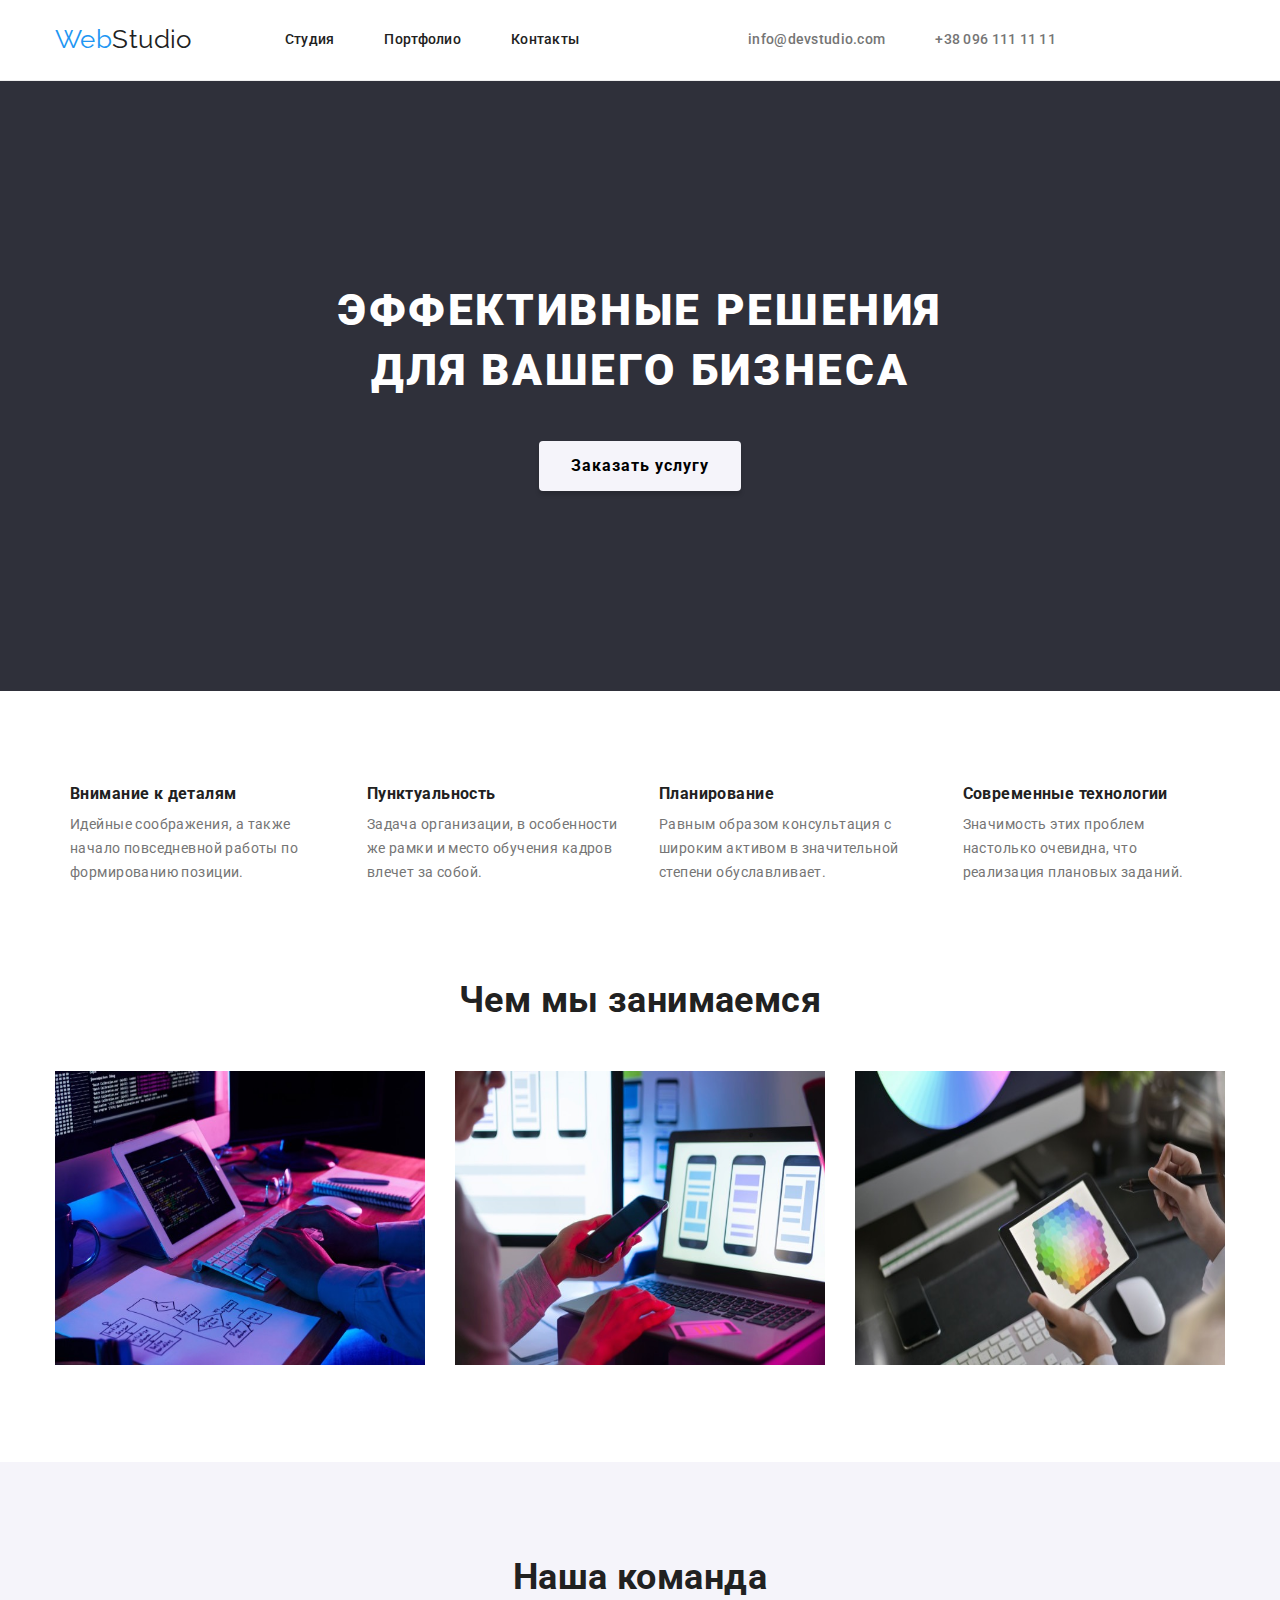
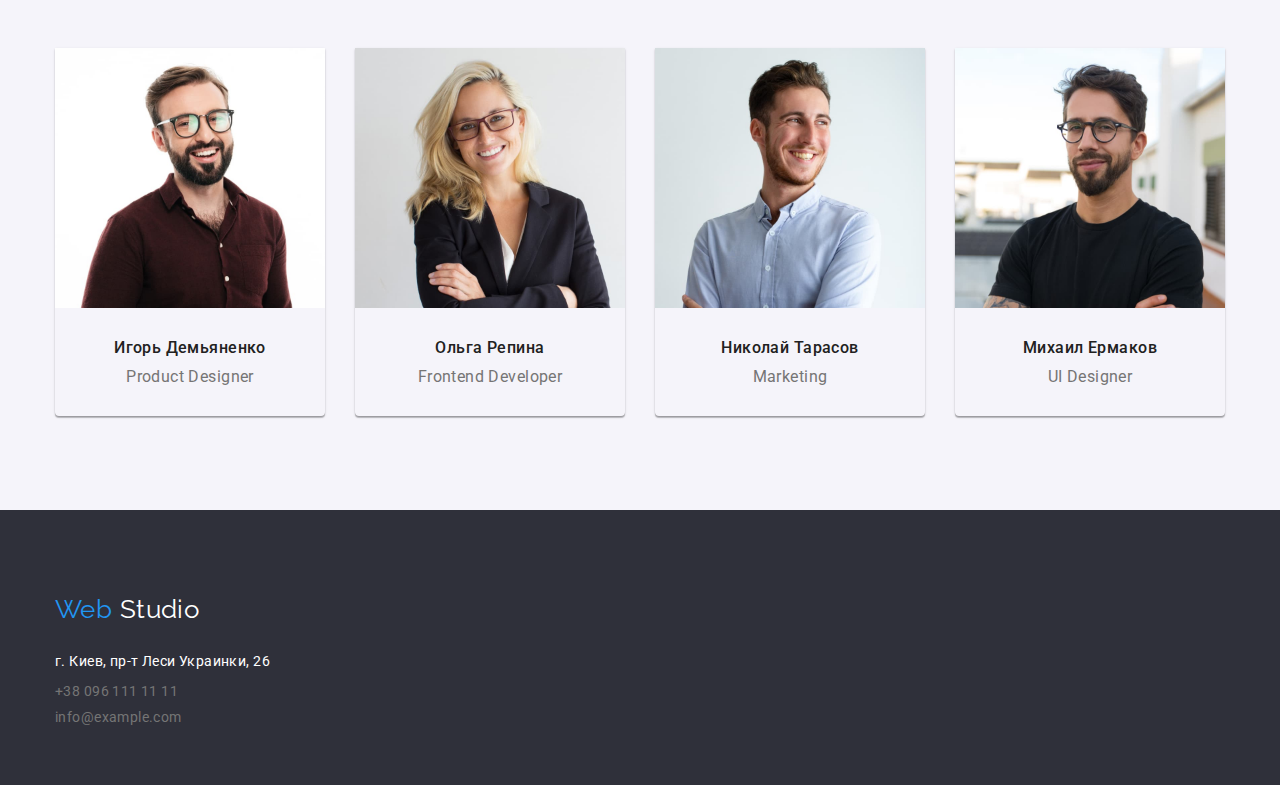
<file: index.html>
<!DOCTYPE html>
<html lang="ru">

<head>
    <meta charset="UTF-8">
    <meta name="viewport" content="width=device-width, initial-scale=1.0">
    <title>Main Page</title>
    <link rel="stylesheet"
        href="https://cdnjs.cloudflare.com/ajax/libs/modern-normalize/1.0.0/modern-normalize.min.css" />
<link rel="preconnect" href="https://fonts.googleapis.com">
<link rel="preconnect" href="https://fonts.gstatic.com" crossorigin>
<link href="https://fonts.googleapis.com/css2?family=Raleway:wght@700&family=Roboto:wght@400;500;700;900&display=swap"
    rel="stylesheet">
    <link rel="stylesheet" href="/css/styles.css">
</head>

<body>
    <header class="header">
        <div class="container nav">
        <nav class="navigate">
            <a class="navigate-logo" href="index.html"> <span class="navigate-logo-color">Web</span>Studio</a>
            <ul class="navigate-list">
                <li class="item"><a class="navigate-studio" href="index.html">Студия</a></li>
                <li class="item"><a class="navigate-portfolio" href="portfolio.html">Портфолио</a></li>
                <li class="item"><a class="navigate-contacts" href="">Контакты</a></li>
            </ul>
        </nav>
        <ul class="navigate-list mail">
            <li class="item"><a class="navigate-mail" href="mailto:info@devstudio.com">info@devstudio.com</a></li>
            <li class="item"><a class="navigate-phone" href="tel:+380961111111">+38 096 111 11 11</a></li>
        </ul>
        </div>
    </header>     
    <main>
        
        <section class="section hero">
            <h1 class="title-hero">Эффективные решения <br> для вашего бизнеса</h1>
            <button class="hero-button" type="button">Заказать услугу</button>  
        </section> 
        <section class="section">
            <div class="container">
            <h2 class="title-advantages">Наши Преимущества</h2>
            <ul class="advantages-list">
                <li class="item">
                    <h3 class="title-advantages-subject"> Внимание к деталям</h3>
                    <p class="title-advantages-text">Идейные соображения, а также начало повседневной работы по
                        формированию позиции.</p>
                </li>
                <li class="item">
                    <h3 class="title-advantages-subject"> Пунктуальность</h3>
                    <p class="title-advantages-text">Задача организации, в особенности же рамки и место обучения кадров
                        влечет за собой.</p>
                </li>
                <li class="item">
                    <h3 class="title-advantages-subject"> Планирование</h3>
                    <p class="title-advantages-text">Равным образом консультация с широким активом в значительной
                        степени обуславливает.</p>
                </li>
                <li class="item">
                    <h3 class="title-advantages-subject"> Современные технологии</h3>
                    <p class="title-advantages-text">Значимость этих проблем настолько очевидна, что реализация плановых
                        заданий.</p>
                </li>

            </ul>
            </div>
        </section>
        <section class="section samples">
            <div class="container">
            <h2 class="title-samples">Чем мы занимаемся</h2>
            <ul class="samples-list">
                <li class="item" ><a class="title-samples-link" href=""><img src="images/laptop_picture.jpg" width="370" height="294"
                            alt="работа на ноутбуке"> </a></li>
                <li class="item" ><a class="title-samples-link" href=""><img src="images/phone_picture.jpg" width="370" height="294"
                            alt="осмотр макета на ноутбуке"> </a></li>
                <li class="item" ><a class="title-samples-link" href=""><img src="images/ipad_picture.jpg" width="370" height="294"
                            alt="палитра цветов на планшете"> </a></li>

            </ul>  
            </div>
        </section>   
        <section class="section team">
                    <div class="container">
            <h2 class="title-team">Наша команда</h2>
            <ul class="team-list">

                <li class="item"><img class="image" src="images/ihor_demjanenko.jpg" alt="Игорь Демьяненко" width="270" height="260">
                    <h3 class="title-team-subject">Игорь Демьяненко</h3>
                    <p class="title-team-text" lang="en">Product Designer</p>
                </li>
                <li class="item"><img class="image" src="images/olha_repina.jpg" alt="Ольга Репина" width="270" height="260">
                    <h3 class="title-team-subject">Ольга Репина</h3>
                    <p class="title-team-text" lang="en">Frontend Developer</p>
                </li>
                <li class="item"><img class="image" src="images/nikolai_tarasov.jpg" alt="Николай Тарасов" width="270" height="260">
                    <h3 class="title-team-subject">Николай Тарасов</h3>
                    <p class="title-team-text" lang="en">Marketing</p>
                </li>
                <li class="item"><img class="image" src="images/mihail_yarmakov.jpg" alt="Михаил Ярмаков" width="270" height="260">
                    <h3 class="title-team-subject">Михаил Ермаков</h3>
                    <p class="title-team-text" lang="en">UI Designer</p>
                </li>

            </ul>
            </div>
        </section> 
    </main>
        <footer class="footer">
                <div class="container">
            <a class="navigate-logo" href="index.html"> <span class="navigate-logo-color">Web</span> <span
                    class="footer-logo-color"> Studio </span></a>
            <address>
                <ul class="footer-list">
                    <li class="item"><a class="footer-adress"
                            href="https://www.google.ca/maps/place/бул.+Леси+Украинки,+26,+Киев,+02000/@50.4265807,30.5361971,17z/data=!3m1!4b1!4m5!3m4!1s0x40d4cf0e033ecbe9:0x57a4dffefec77da0!8m2!3d50.4265807!4d30.5383858"
                            target="_blank"> г. Киев, пр-т Леси Украинки, 26 </a></li>
                    <li class="item"><a class="footer-phone" href="tel:+380961111111">+38 096 111 11 11</a></li>
                    <li class="item"><a class="footer-mail" href="mailto:info@example.com">info@example.com</a></li>

                </ul>
            </address>
            </div>
        </footer>
</body>

</html>
</file>
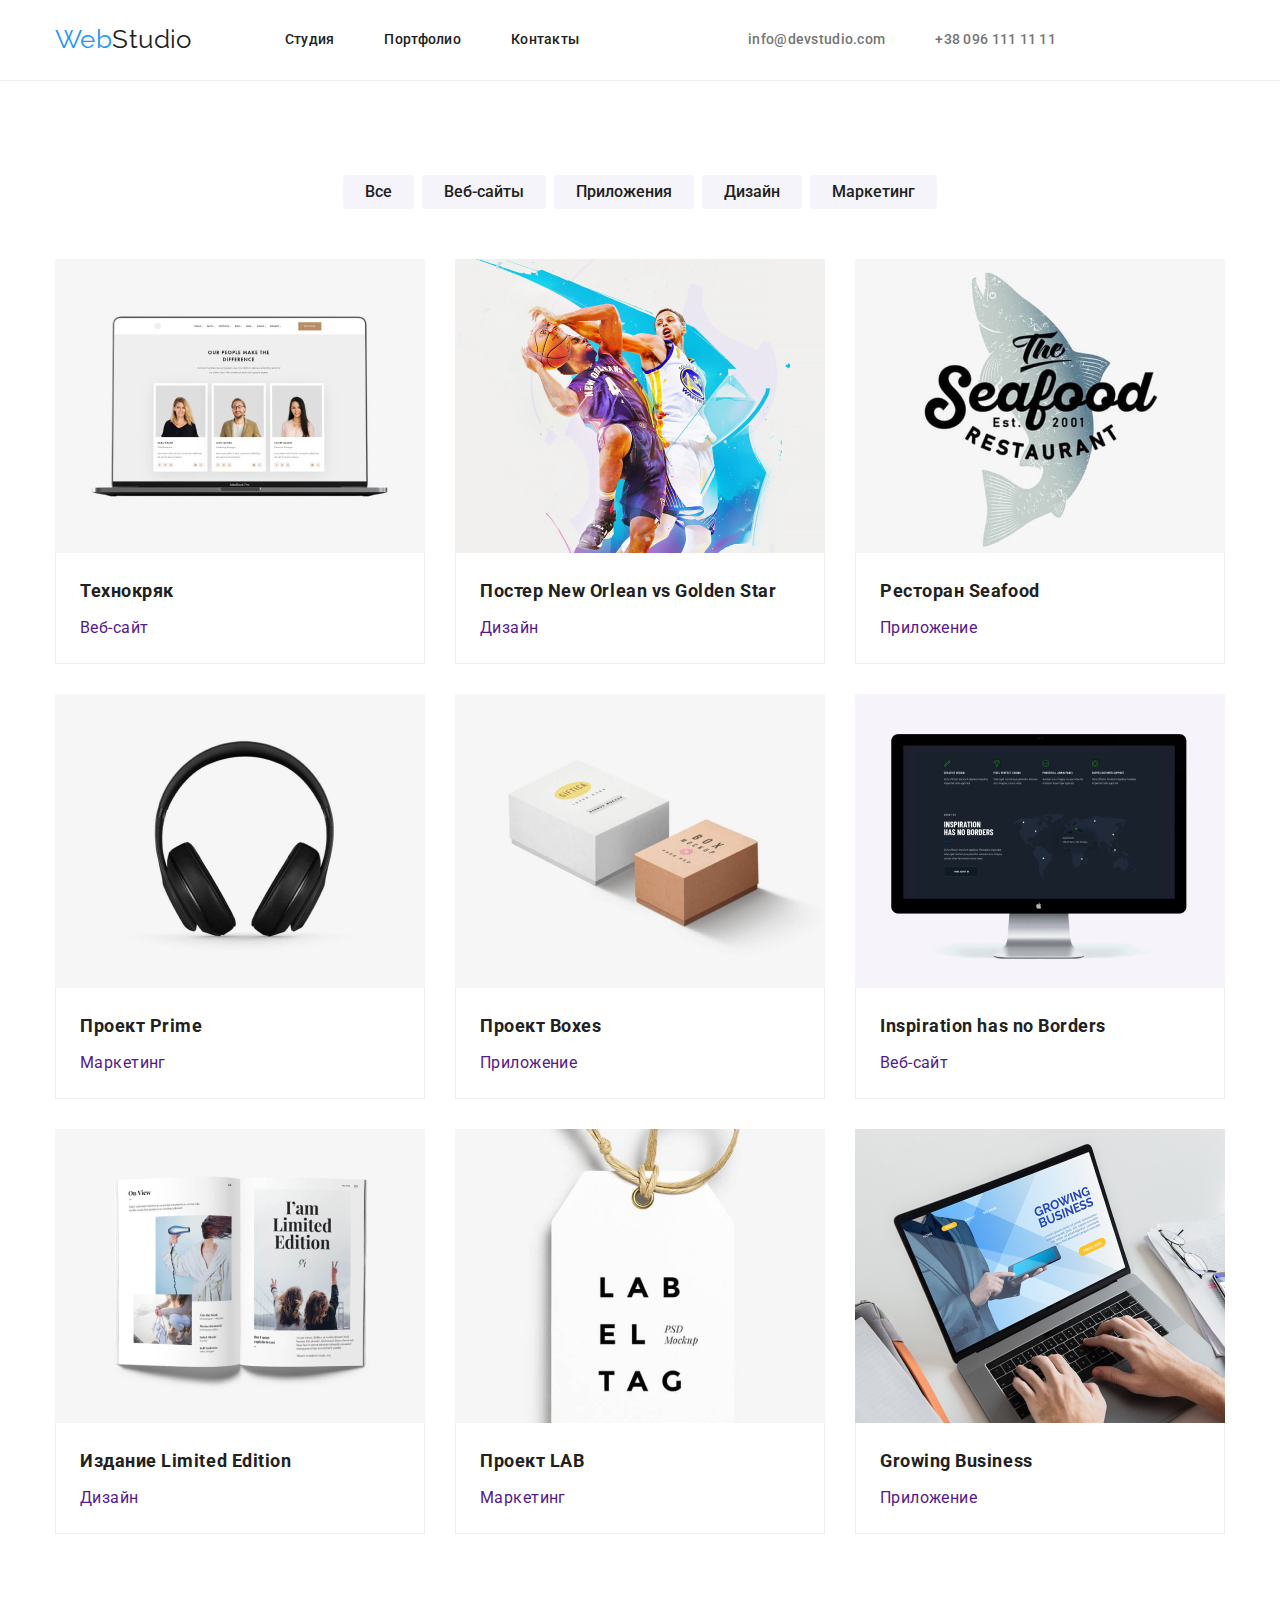
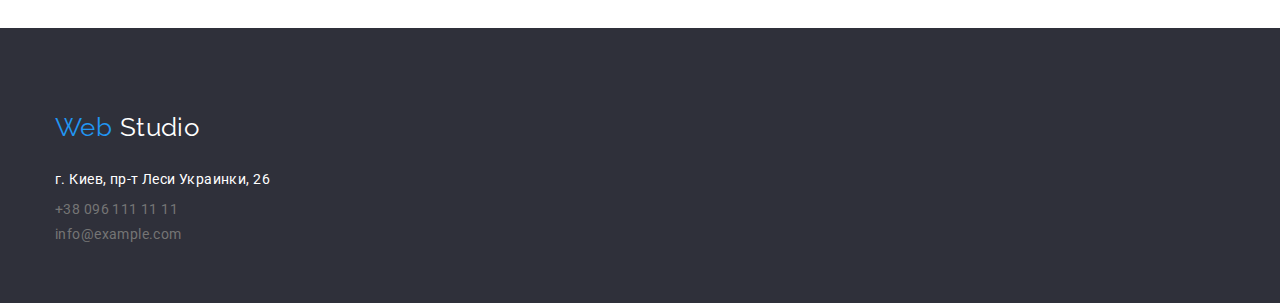
<file: portfolio.html>
<!DOCTYPE html>
<html lang="ru">

<head>
    <meta charset="UTF-8">
    <meta http-equiv="X-UA-Compatible" content="IE=edge">
    <meta name="viewport" content="width=device-width, initial-scale=1.0">
    <title>Document</title>
    <link rel="stylesheet" href="https://cdnjs.cloudflare.com/ajax/libs/modern-normalize/1.0.0/modern-normalize.min.css" />
<link rel="preconnect" href="https://fonts.googleapis.com">
<link rel="preconnect" href="https://fonts.gstatic.com" crossorigin>
<link href="https://fonts.googleapis.com/css2?family=Raleway:wght@700&family=Roboto:wght@400;500;700;900&display=swap"
    rel="stylesheet">
    <link rel="stylesheet" href="/css/styles.css">

</head>

<body>
    <header class="header">
        <div class="container nav">
            <nav class="navigate">
                <a class="navigate-logo" href="index.html"> <span class="navigate-logo-color">Web</span>Studio</a>
                <ul class="navigate-list">
                    <li class="item"><a class="navigate-studio" href="index.html">Студия</a></li>
                    <li class="item"><a class="navigate-portfolio" href="portfolio.html">Портфолио</a></li>
                    <li class="item"><a class="navigate-contacts" href="">Контакты</a></li>
                </ul>
            </nav>
            <ul class="navigate-list mail">
                <li class="item"><a class="navigate-mail" href="mailto:info@devstudio.com">info@devstudio.com</a></li>
                <li class="item"><a class="navigate-phone" href="tel:+380961111111">+38 096 111 11 11</a></li>
            </ul>
        </div>
    </header>
    <main>
        <section class="section">
                    <div class="container">
            <h1 class="hidden">Наши Проекты</h1>
            <ul class="projects-section-button-list">
                <li class="item"> <button class="button-list-item" type="button">Все</button>
                </li>
                <li class="item"> <button class="button-list-item" type="button">Веб-сайты</button>
                </li>
                <li class="item"> <button class="button-list-item" type="button">Приложения</button> 
                 </li>
                <li class="item"> <button class="button-list-item" type="button">Дизайн</button>
                </li>
                <li class="item"> <button class="button-list-item" type="button">Маркетинг</button>
                </li>

            </ul>
            <ul class="projects-section-title-samples">
                <li class="item">
                    
                    <a class="link" href=""><img class="image" src="./images/project_1.jpg" width="370" height="294" alt="Веб-сайт на ноутбуке">     
                        <div class="content">
                        <h2 class="portfolio-title-samples-subject">Технокряк</h2>
                        <p class="portfolio-title-samples-text">Веб-сайт</p>
                    </div>
                    </a>                   
                </li>
                <li class="item">
                    <a class="link" href=""><img class="image"  src="./images/project_2.jpg" width="370" height="294" alt="Постер по баскетболу">
                        <div class="content">
                        <h2 class="portfolio-title-samples-subject">Постер <span class="span" lang="en">New Orlean vs Golden Star</span></h2>
                        <p class="portfolio-title-samples-text">Дизайн</p>
                    </div>
                    </a>
                </li>
                <li class="item">
                    <a class="link" href=""><img class="image"  src="./images/project_3.jpg" width="370" height="294"
                            alt="Иконка приложения для ресторана">
                        <div class="content">
                    <h2 class="portfolio-title-samples-subject">Ресторан <span lang="en">Seafood</span></h2>
                    <p class="portfolio-title-samples-text">Приложение</p>
                    </div>
                    </a>
                </li>
                <li class="item">
                    <a class="link" href=""><img class="image"  src="./images/project_4.jpg" width="370" height="294" alt="Проект для наушников">
                        <div class="content">
                        <h2 class="portfolio-title-samples-subject">Проект <span lang="en">Prime</span></h2>
                        <p class="portfolio-title-samples-text">Маркетинг</p>
                    </div>
                    </a>
                </li>
                <li class="item">
                    <a class="link" href=""><img class="image"  src="./images/project_5.jpg" width="370" height="294" alt="Проект для коробок">
                        <div class="content">
                        <h2 class="portfolio-title-samples-subject">Проект <span lang="en">Boxes</span></h2>
                        <p class="portfolio-title-samples-text">Приложение</p>
                    </div>
                    </a>
                </li>
                <li class="item">
                    <a class="link" href=""><img class="image"  src="./images/project_6.jpg" width="370" height="294" alt="Веб-сайт на моноблоке">
                                            <div class="content">  
                        <h2 class="portfolio-title-samples-subject" lang="en">Inspiration has no Borders</h2>
                        <p class="portfolio-title-samples-text">Веб-сайт</p>
                    </div>
                    </a>
                </li>
                <li class="item">
                    <a class="link" href=""><img class="image"  src="./images/project_7.jpg" width="370" height="294" alt="Разворот книги">
                        <div class="content">
                        <h2 class="portfolio-title-samples-subject">Издание <span lang="en">Limited Edition</span></h2>
                        <p class="portfolio-title-samples-text">Дизайн</p>
                    </div>
                    </a>
                </li>
                <li class="item">
                    <a class="link" href=""><img class="image"  src="./images/project_8.jpg" width="370" height="294" alt="Маркетинговый проект">
                        <div class="content">
                        <h2 class="portfolio-title-samples-subject">Проект <span lang="en">LAB</span></h2>
                        <p class="portfolio-title-samples-text">Маркетинг</p>
                    </div>
                    </a>
                </li>
                <li class="item">
                    <a class="link" href=""><img class="image"  src="./images/project_9.jpg" width="370" height="294" alt="Приложение для ноутбука">
                        <div class="content">
                        <h2 class="portfolio-title-samples-subject">Growing Business</h2>
                        <p class="portfolio-title-samples-text">Приложение</p>
                    </div>
                    </a>
                </li>
            </ul>
            </div>
        </section>
    </main>
        <footer class="footer">
            <div class="container">
                <a class="navigate-logo" href="index.html"> <span class="navigate-logo-color">Web</span> <span
                        class="footer-logo-color"> Studio </span></a>
                <address>
                    <ul class="footer-list">
                        <li class="item"><a class="footer-adress"
                                href="https://www.google.ca/maps/place/бул.+Леси+Украинки,+26,+Киев,+02000/@50.4265807,30.5361971,17z/data=!3m1!4b1!4m5!3m4!1s0x40d4cf0e033ecbe9:0x57a4dffefec77da0!8m2!3d50.4265807!4d30.5383858"
                                target="_blank"> г. Киев, пр-т Леси Украинки, 26 </a></li>
                        <li class="item"><a class="footer-phone" href="tel:+380961111111">+38 096 111 11 11</a></li>
                        <li class="item"><a class="footer-mail" href="mailto:info@example.com">info@example.com</a></li>
        
                    </ul>
                </address>
            </div>
        </footer>
        </body>
        
        </html>
</file>
<file: css/styles.css>
/* второстепенный цвет текста #757575; */
/* основной цвет текста  #212121;*/
/*цвет акцента внимания #2196F3  */
/* footer background: #2F303A; */
:root {
  --primary-text-color: #757575;
  --title-text-color: #212121;
  --accent-color: #2196f3;
  --button-primary-color: #f5f4fa;
  --primary-bg-color: #e5e5e5;
  --white-color: #ffffff;
  --background-hero-color: #2f303a;
}

body {
  background-color: var(--primary-bg-color);
  font-family: 'Roboto', sans-serif;
  letter-spacing: 0.03em;
  font-size: 14px;
  color: var(--primary-text-color);
}
h1,
h2,
h3,
h4,
h5,
h6 {
  margin: 0px;
  margin-bottom: 0px;
}
ul {
  list-style-type: none;
  margin: 0;
  padding: 0;
}
p {
  margin-top: 0;
  margin-bottom: 0;
}

/* Header */
.header {
  border-bottom: 1px solid #eeeeee;
  background-color: var(--white-color);
}

.navigate-list {
  margin: inherit;
  padding: inherit;
  display: flex;
  margin-left: 93px;

  list-style-type: none;
}
.navigate {
  display: flex;
}
.navigate-list.mail {
  margin-left: auto;
}
.navigate-list .item:not(:last-child) {
  margin-right: 50px;
}
.container.nav {
  display: flex;
  align-items: center;
}

.navigate-logo {
  display: block;
  padding-top: 24px;
  padding-bottom: 25px;

  color: var(--title-text-color);

  font-family: 'Raleway', sans-serif;
  font-size: 26px;
  line-height: 1.192;
  text-decoration: none;
}
.navigate-logo-color {
  color: var(--accent-color);

  font-family: 'Raleway', sans-serif;
  font-size: 26px;
  line-height: 1.192;
  text-decoration: none;
}
.navigate-mail,
.navigate-phone,
.navigate-studio,
.navigate-contacts,
.navigate-portfolio {
  display: block;
  padding-top: 32px;
  padding-bottom: 32px;
  color: var(--primary-text-color);
}

.navigate-studio,
.navigate-portfolio,
.navigate-contacts {
  color: var(--title-text-color);

  font-weight: 500;
  line-height: 1.14;
  letter-spacing: 0.02em;
  text-decoration: none;
}
.navigate-studio:hover,
.navigate-studio:focus {
  color: var(--accent-color);
}
.navigate-portfolio:hover,
.navigate-portfolio:focus {
  color: var(--accent-color);
}
.navigate-contacts:hover,
.navigate-contacts:focus {
  color: var(--accent-color);
}
.navigate-mail,
.navigate-phone {
  font-weight: 500;
  line-height: 1.14;
  letter-spacing: 0.02em;
  text-decoration: none;
}
.navigate-mail:hover,
.navigate-mail:focus {
  color: var(--accent-color);
}
.navigate-phone:hover,
.navigate-phone:focus {
  color: var(--accent-color);
}

/* Section Hero */

.title-hero {
  margin-bottom: 40px;

  color: var(--white-color);

  font-weight: 900;
  font-size: 44px;
  line-height: 1.36;
  letter-spacing: 0.06em;
  text-transform: uppercase;
  text-align: center;
}
.hero-button {
  display: inline-block;
  box-shadow: 0px 4px 4px rgba(0, 0, 0, 0.15);
  border-radius: 4px;
  padding: 10px 32px;
  border: none;

  background-color: var(--button-primary-color);

  font-weight: 700;
  font-size: 16px;
  line-height: 1.875;
  letter-spacing: 0.06em;

  cursor: pointer;
}
.hero-button:hover,
.hero-button:focus {
  background-color: var(--accent-color);
  color: var(--white-color);
}

/* Section Advantages */

.advantages-list {
  margin: inherit;
  padding: inherit;
  display: flex;
  justify-content: flex-start;

  list-style-type: none;
}
.advantages-list .item:not(:last-child) {
  margin-right: 30px;
}

.title-advantages {
  display: none;
}
.title-advantages-subject {
  margin-bottom: 10px;

  color: var(--title-text-color);

  font-weight: 700;
  line-height: 1.14;
}
.title-advantages-text {
  margin-top: 0;
  margin-bottom: 0;
  color: var(--primary-text-color);

  line-height: 1.71;
}

/* Section Samples,Team */

.samples-list,
.team-list {
  display: flex;
}
.team-list .item {
  box-shadow: 0px 1px 3px rgba(0, 0, 0, 0.12), 0px 1px 1px rgba(0, 0, 0, 0.14),
    0px 2px 1px rgba(0, 0, 0, 0.2);
  border-radius: 0px 0px 4px 4px;
}
.samples-list .item:not(:last-child) {
  margin-right: 30px;
}
.team-list .item:not(:last-child) {
  margin-right: 30px;
}

.title-samples,
.title-team {
  margin-top: 0;
  margin-bottom: 50px;

  color: var(--title-text-color);

  font-weight: 700;
  font-size: 36px;
  line-height: 1.1666;
}
.title-team-subject {
  margin-top: 30px;
  margin-bottom: 10px;

  color: var(--title-text-color);

  font-weight: 500;
  font-size: 16px;
  line-height: 1.1875;
}
.title-team-text {
  margin-bottom: 30px;
  margin-top: 0;

  color: var(--primary-text-color);

  font-size: 16px;
  line-height: 1.1875;
}

/* Footer */

.footer-list {
  list-style-type: none;
  margin: 0;
  padding: 0;
}
.footer-list .item:not(:last-child) {
  margin-bottom: 9px;
}

.footer-adress {
  color: var(--white-color);
  line-height: 1.71;
  text-decoration: none;
  font-style: normal;
}
.footer-mail,
.footer-phone {
  line-height: 1.1875;
  text-decoration: none;
  color: var(--primary-text-color);
  font-style: normal;
}
.footer-mail:hover,
.footer-mail:focus {
  color: var(--accent-color);
}
.footer-adress:hover,
.footer-adress:focus {
  color: var(--accent-color);
}
.footer-phone:hover,
.footer-phone:focus {
  color: var(--accent-color);
}
.footer {
  background-color: #2f303a;
  padding-top: 60px;
  padding-bottom: 60px;
}
.footer-logo-color {
  color: var(--white-color);

  font-family: 'Raleway', sans-serif;
  font-size: 26px;
  line-height: 1.192;
  text-decoration: none;
}

/* Portfolio page */
/* Buttons */
.hidden {
  display: none;
}
.button-list-item {
  display: inline-block;
  border-radius: 4px;
  padding-left: 22px;
  padding-right: 22px;
  padding-top: 6px;
  padding-bottom: 6px;
  border: none;

  background-color: var(--button-primary-color);
  color: var(--title-text-color);

  font-family: inherit;
  font-weight: 500;
  font-size: 16px;
  line-height: 1.368;

  cursor: pointer;
}
.button-list-item:hover,
.button-list-item:focus {
  background-color: var(--accent-color);
  color: var(--white-color);
}
.projects-section-button-list,
.projects-section-title-samples {
  list-style-type: none;
  margin: 0;
  padding: 0;
}
.projects-section-button-list {
  display: flex;
  justify-content: center;
  margin-bottom: 50px;
}
.projects-section-button-list .item:not(:last-child) {
  margin-right: 8px;
}
.link {
  text-decoration: none;
}

/* Section of projects */

.projects-section-title-samples .content {
  padding-left: 24px;
  padding-right: 24px;
  padding-top: 20px;
  padding-bottom: 20px;
  border: 1px solid #eeeeee;
  border-top: none;
}

.projects-section-title-samples {
  display: flex;
  flex-wrap: wrap;
  /* justify-content: space-between; */
}
.projects-section-title-samples .item {
  width: calc((100% - 60px) / 3);
  margin-right: 30px;
  margin-bottom: 30px;
}
.projects-section-title-samples .item:nth-child(3n) {
  margin-right: 0;
}
.projects-section-title-samples .item:nth-last-child(-n + 3) {
  margin-bottom: 0;
}
.span {
  letter-spacing: 0.03em;
  font-weight: 700;
  font-size: 18px;
  line-height: 2;
}
.portfolio-title-samples-subject {
  margin-top: 0;
  margin-bottom: 4px;

  color: var(--title-text-color);

  font-weight: 700;
  font-size: 18px;
  line-height: 2;
  letter-spacing: 0.03em;
}

.portfolio-title-samples-text {
  margin-top: 0;
  margin-bottom: 0;

  font-size: 16px;
  line-height: 1.875;
}
/* homewokr 3 */

.container {
  width: 1200px;
  margin-left: auto;
  margin-right: auto;
  /* outline: 1px solid tomato; */
  padding-right: 15px;
  padding-left: 15px;
}

.section.samples,
.section.team,
.section.hero {
  text-align: center;
}
.section.samples {
  padding-top: 0;
}
.section.team {
  background-color: var(--button-primary-color);
}
.section.hero {
  padding-top: 200px;
  padding-bottom: 200px;
  background-color: var(--background-hero-color);
}
.section {
  padding-top: 94px;
  padding-bottom: 94px;
  background-color: var(--white-color);
}
.image {
  display: block;
  max-width: 100%;
  height: auto;
}
</file>
